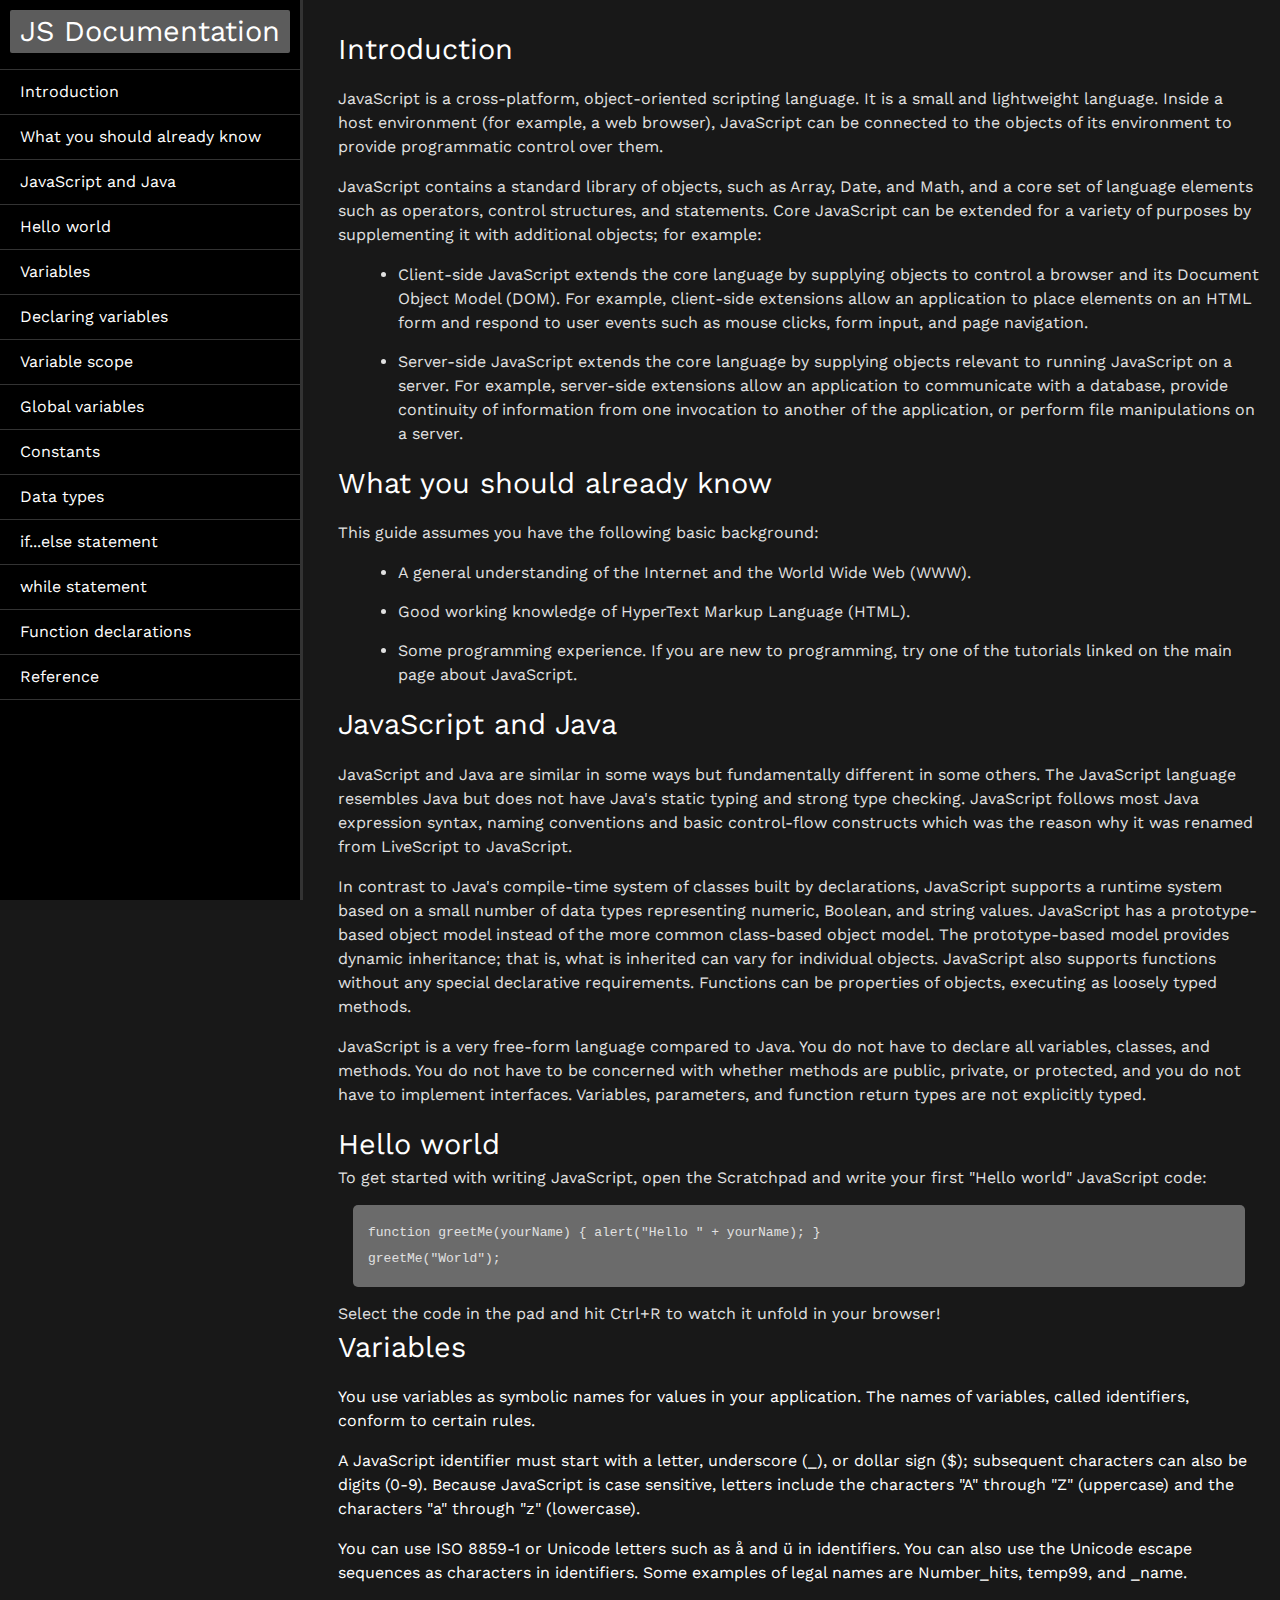
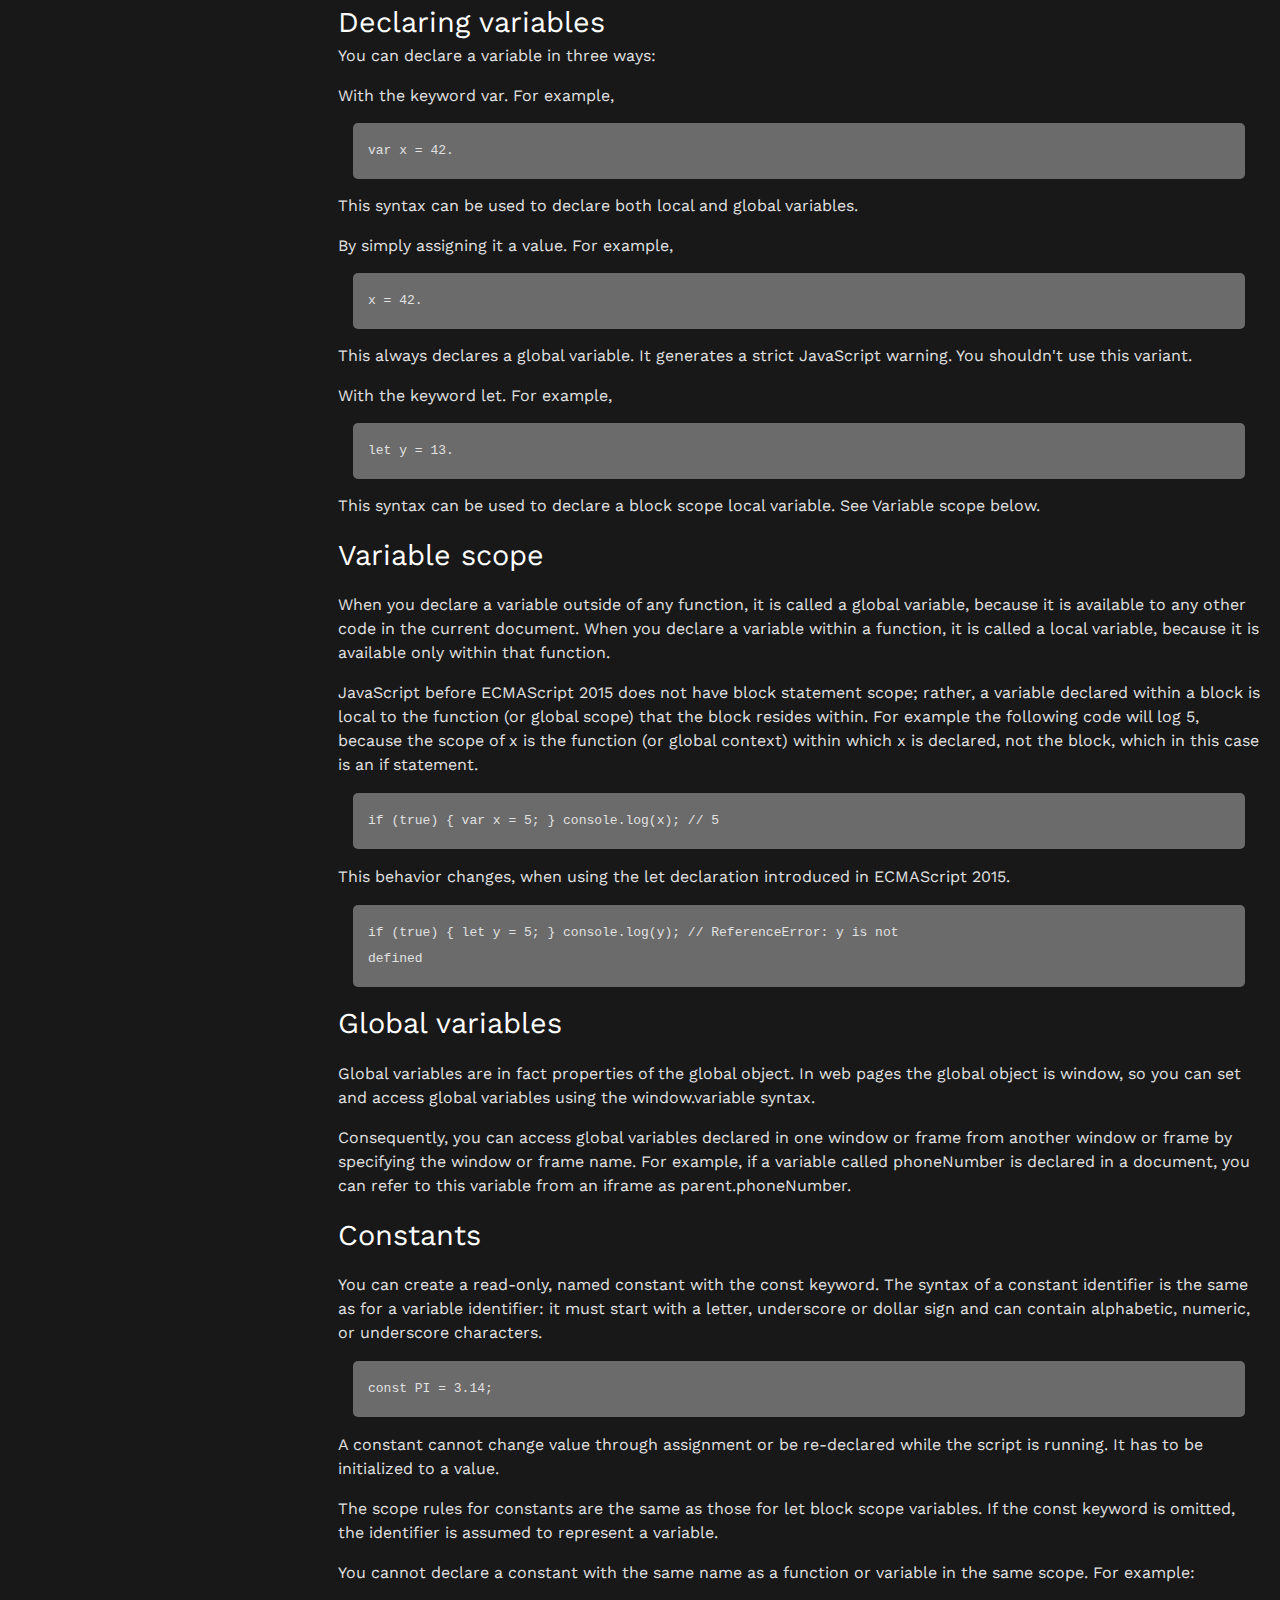
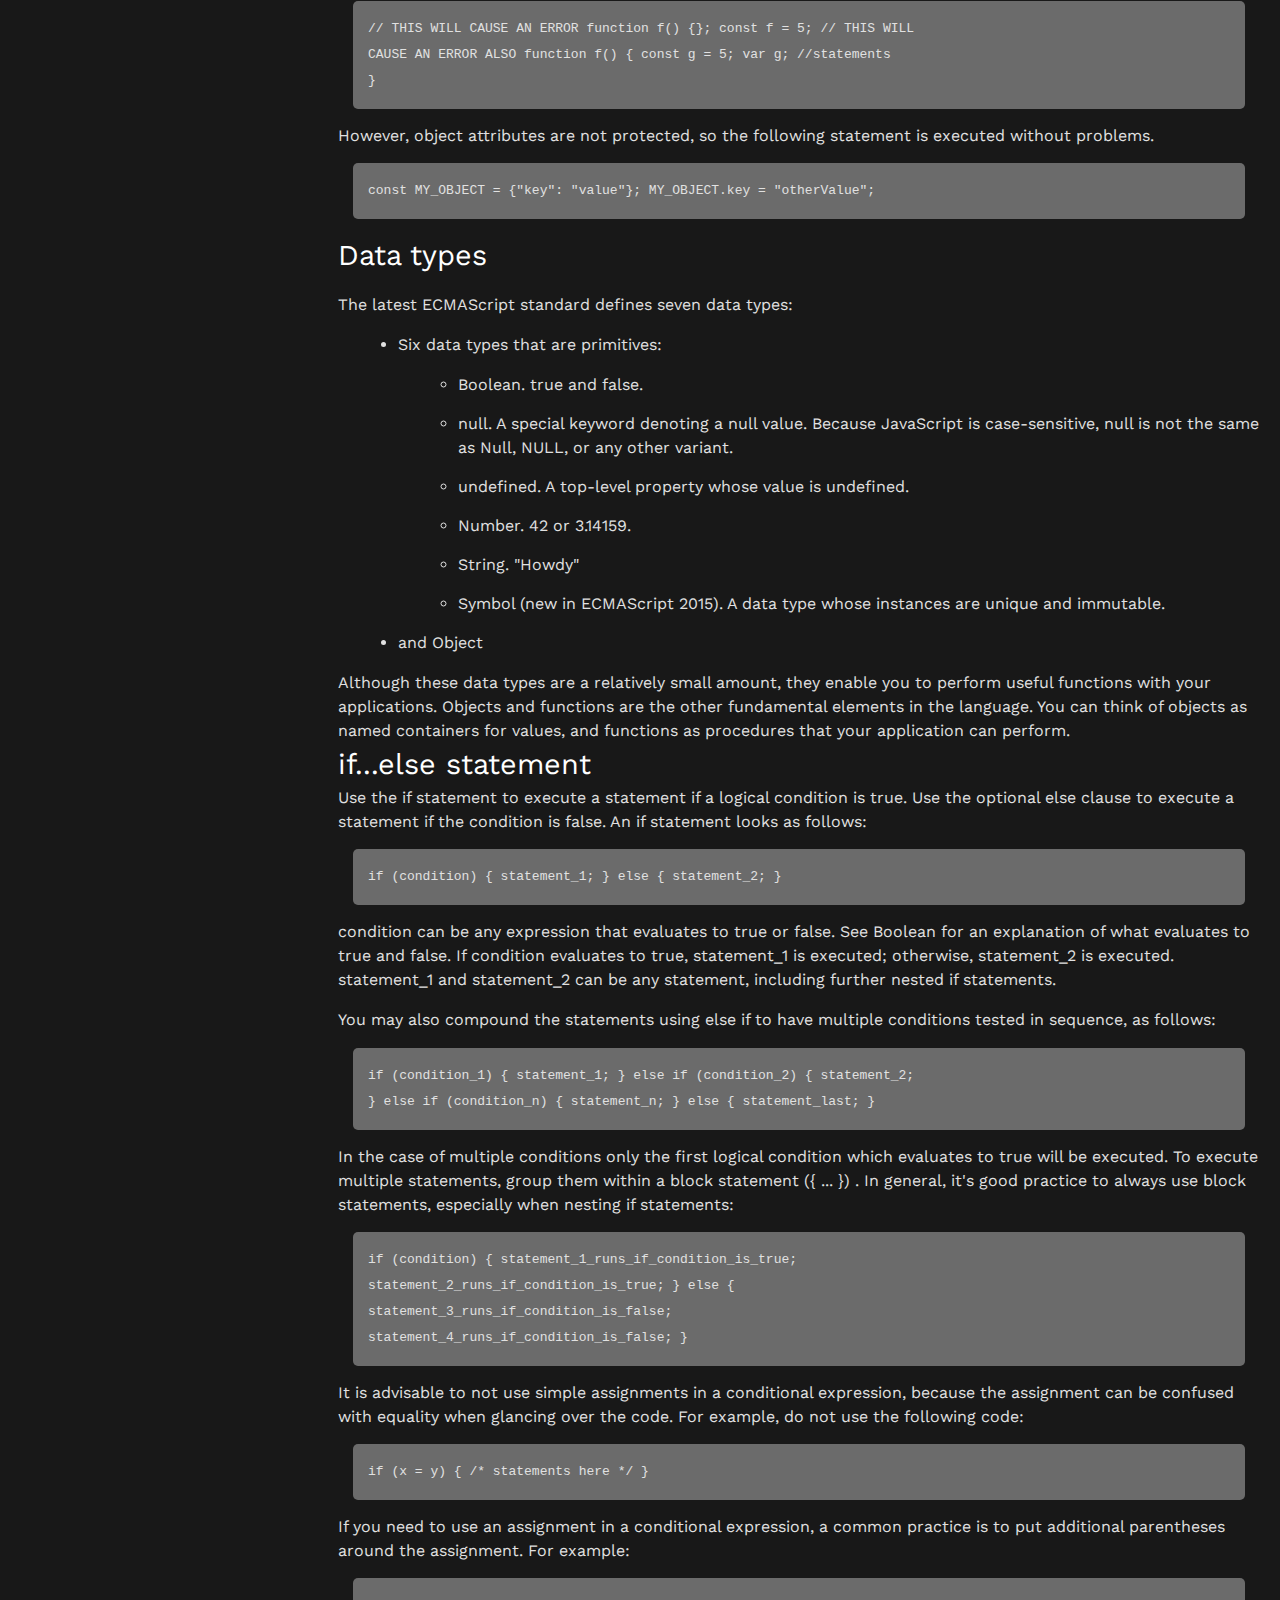
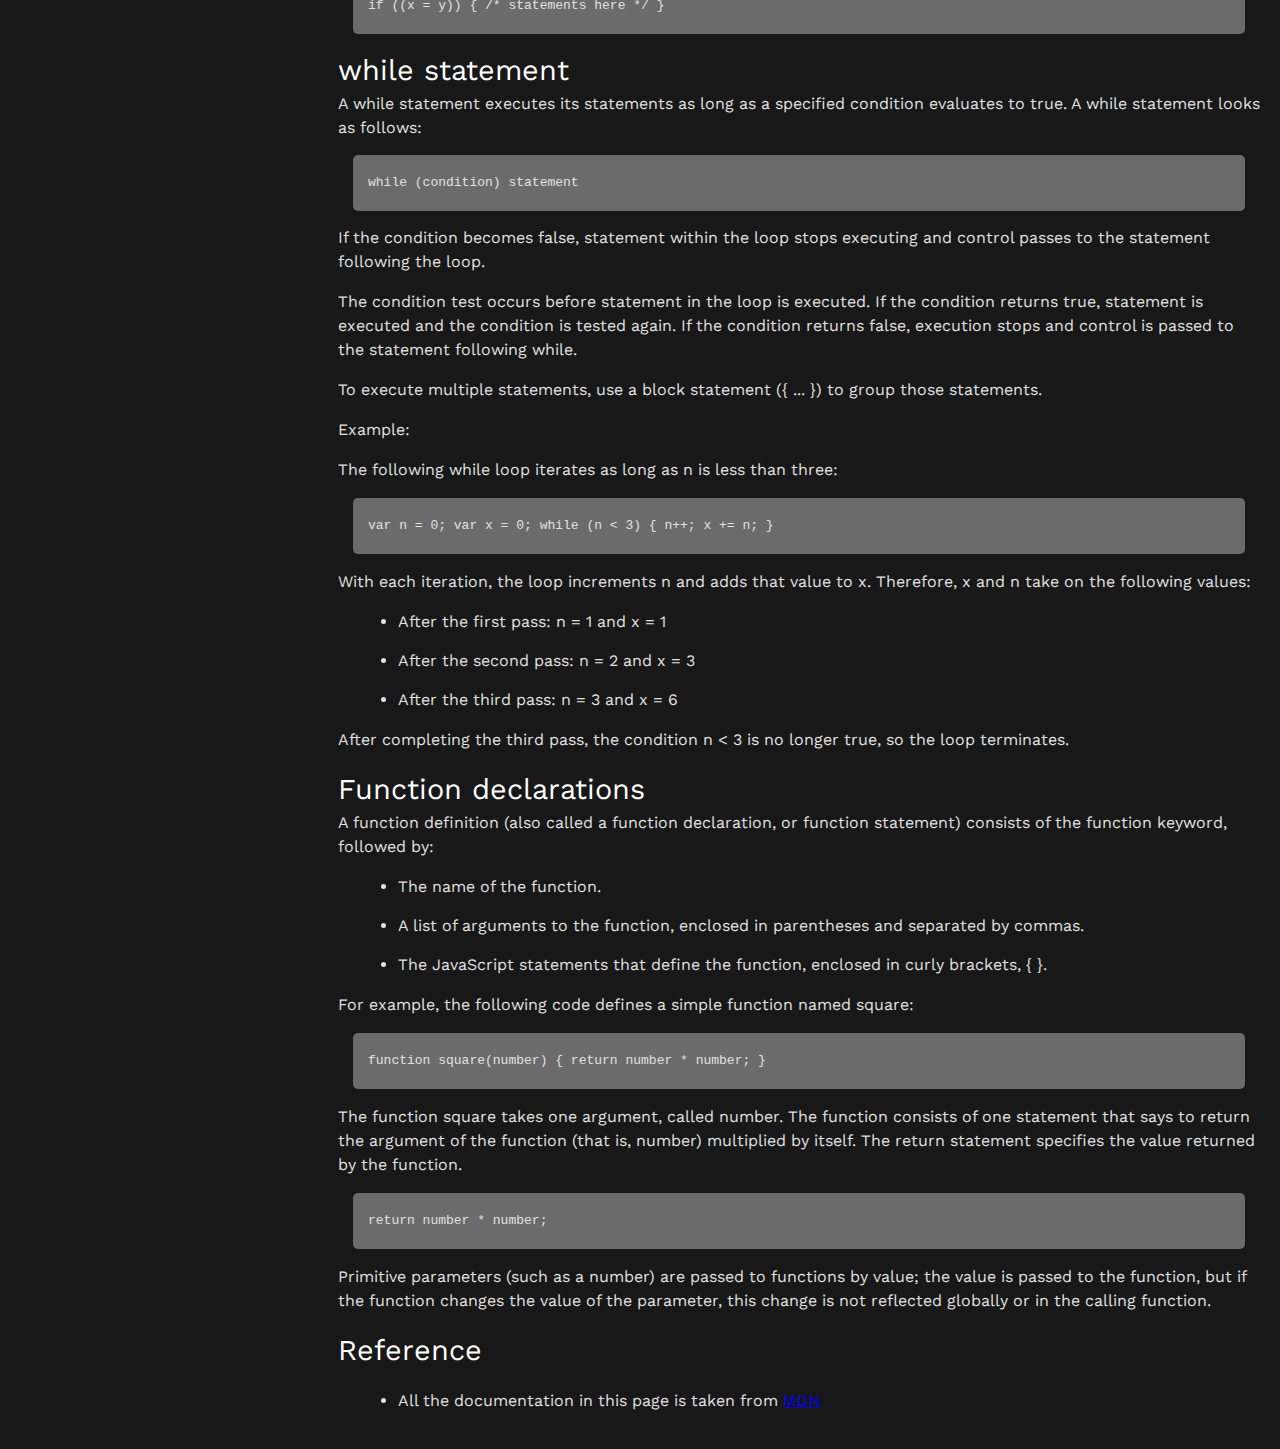
<file: jsDocumentation/index.html>
<!DOCTYPE html>
<html>

    <head>

        <meta charset="UTF-8">
        <meta name="description" content="serveyForm">
        <meta name="keywords" content="HTML, CSS">
        <meta name="author" content="midynoob">
        <meta name="viewport" content="width=device-width, initial-scale=1.0">

        <title>
            JS Document
        </title>

        <link rel="stylesheet" href="mystyle.css">


    </head>


    <body>
        <nav id="navbar">
            <header>JS Documentation</header>
            <ul>
                <li>
                    <a href="#introduction" class="nav-link">Introduction</a>
                </li>
                <li>
                    <a class="nav-link" href="#What_you_should_already_know"
                      >What you should already know</a
                    >
                  </li>
                  <li>
                    <a class="nav-link" href="#JavaScript_and_Java">JavaScript and Java</a>
                  </li>
                  <li><a class="nav-link" href="#Hello_world">Hello world</a></li>
                  <li><a class="nav-link" href="#Variables">Variables</a></li>
                  <li>
                    <a class="nav-link" href="#Declaring_variables">Declaring variables</a>
                  </li>
                  <li><a class="nav-link" href="#Variable_scope">Variable scope</a></li>
                  <li><a class="nav-link" href="#Global_variables">Global variables</a></li>
                  <li><a class="nav-link" href="#Constants">Constants</a></li>
                  <li><a class="nav-link" href="#Data_types">Data types</a></li>
                  <li>
                    <a class="nav-link" href="#if...else_statement">if...else statement</a>
                  </li>
                  <li><a class="nav-link" href="#while_statement">while statement</a></li>
                  <li>
                    <a class="nav-link" href="#Function_declarations"
                      >Function declarations</a
                    >
                  </li>
                  <li class="end-list"><a class="nav-link" href="#Reference">Reference</a></li>
            </ul>
        </nav>
        <main id="main-doc">
            <section class="main-section" id="Introduction">
                <header>Introduction</header>
                <article>
                  <p>
                    JavaScript is a cross-platform, object-oriented scripting language. It
                    is a small and lightweight language. Inside a host environment (for
                    example, a web browser), JavaScript can be connected to the objects of
                    its environment to provide programmatic control over them.
                  </p>
            
                  <p>
                    JavaScript contains a standard library of objects, such as Array, Date,
                    and Math, and a core set of language elements such as operators, control
                    structures, and statements. Core JavaScript can be extended for a
                    variety of purposes by supplementing it with additional objects; for
                    example:
                  </p>
                  <ul>
                    <li>
                      Client-side JavaScript extends the core language by supplying objects
                      to control a browser and its Document Object Model (DOM). For example,
                      client-side extensions allow an application to place elements on an
                      HTML form and respond to user events such as mouse clicks, form input,
                      and page navigation.
                    </li>
                    <li>
                      Server-side JavaScript extends the core language by supplying objects
                      relevant to running JavaScript on a server. For example, server-side
                      extensions allow an application to communicate with a database,
                      provide continuity of information from one invocation to another of
                      the application, or perform file manipulations on a server.
                    </li>
                  </ul>
                </article>
              </section>
              <section class="main-section" id="What_you_should_already_know">
                <header>What you should already know</header>
                <article>
                  <p>This guide assumes you have the following basic background:</p>
            
                  <ul>
                    <li>
                      A general understanding of the Internet and the World Wide Web (WWW).
                    </li>
                    <li>Good working knowledge of HyperText Markup Language (HTML).</li>
                    <li>
                      Some programming experience. If you are new to programming, try one of
                      the tutorials linked on the main page about JavaScript.
                    </li>
                  </ul>
                </article>
              </section>
              <section class="main-section" id="JavaScript_and_Java">
                <header>JavaScript and Java</header>
                <article>
                  <p>
                    JavaScript and Java are similar in some ways but fundamentally different
                    in some others. The JavaScript language resembles Java but does not have
                    Java's static typing and strong type checking. JavaScript follows most
                    Java expression syntax, naming conventions and basic control-flow
                    constructs which was the reason why it was renamed from LiveScript to
                    JavaScript.
                  </p>
            
                  <p>
                    In contrast to Java's compile-time system of classes built by
                    declarations, JavaScript supports a runtime system based on a small
                    number of data types representing numeric, Boolean, and string values.
                    JavaScript has a prototype-based object model instead of the more common
                    class-based object model. The prototype-based model provides dynamic
                    inheritance; that is, what is inherited can vary for individual objects.
                    JavaScript also supports functions without any special declarative
                    requirements. Functions can be properties of objects, executing as
                    loosely typed methods.
                  </p>
                  <p>
                    JavaScript is a very free-form language compared to Java. You do not
                    have to declare all variables, classes, and methods. You do not have to
                    be concerned with whether methods are public, private, or protected, and
                    you do not have to implement interfaces. Variables, parameters, and
                    function return types are not explicitly typed.
                  </p>
                </article>
              </section>
              <section class="main-section" id="Hello_world">
                <header>Hello world</header>
                <article>
                  To get started with writing JavaScript, open the Scratchpad and write your
                  first "Hello world" JavaScript code:
                  <code
                    >function greetMe(yourName) { alert("Hello " + yourName); }
                    greetMe("World");
                  </code>
            
                  Select the code in the pad and hit Ctrl+R to watch it unfold in your
                  browser!
                </article>
              </section>
              <section class="main-section" id="Variables">
                <header>Variables</header>
                <p>
                  You use variables as symbolic names for values in your application. The
                  names of variables, called identifiers, conform to certain rules.
                </p>
                <p>
                  A JavaScript identifier must start with a letter, underscore (_), or
                  dollar sign ($); subsequent characters can also be digits (0-9). Because
                  JavaScript is case sensitive, letters include the characters "A" through
                  "Z" (uppercase) and the characters "a" through "z" (lowercase).
                </p>
                <p>
                  You can use ISO 8859-1 or Unicode letters such as å and ü in identifiers.
                  You can also use the Unicode escape sequences as characters in
                  identifiers. Some examples of legal names are Number_hits, temp99, and
                  _name.
                </p>
              </section>
              <section class="main-section" id="Declaring_variables">
                <header>Declaring variables</header>
                <article>
                  You can declare a variable in three ways:
                  <p>
                    With the keyword var. For example, <code>var x = 42.</code> This syntax
                    can be used to declare both local and global variables.
                  </p>
                  <p>
                    By simply assigning it a value. For example, <code>x = 42.</code> This
                    always declares a global variable. It generates a strict JavaScript
                    warning. You shouldn't use this variant.
                  </p>
                  <p>
                    With the keyword let. For example,<code> let y = 13.</code> This syntax
                    can be used to declare a block scope local variable. See Variable scope
                    below.
                  </p>
                </article>
              </section>
              <section class="main-section" id="Variable_scope">
                <header>Variable scope</header>
                <article>
                  <p>
                    When you declare a variable outside of any function, it is called a
                    global variable, because it is available to any other code in the
                    current document. When you declare a variable within a function, it is
                    called a local variable, because it is available only within that
                    function.
                  </p>
            
                  <p>
                    JavaScript before ECMAScript 2015 does not have block statement scope;
                    rather, a variable declared within a block is local to the function (or
                    global scope) that the block resides within. For example the following
                    code will log 5, because the scope of x is the function (or global
                    context) within which x is declared, not the block, which in this case
                    is an if statement.
                  </p>
                  <code>if (true) { var x = 5; } console.log(x); // 5</code>
                  <p>
                    This behavior changes, when using the let declaration introduced in
                    ECMAScript 2015.
                  </p>
            
                  <code
                    >if (true) { let y = 5; } console.log(y); // ReferenceError: y is not
                    defined</code
                  >
                </article>
              </section>
              <section class="main-section" id="Global_variables">
                <header>Global variables</header>
                <article>
                  <p>
                    Global variables are in fact properties of the global object. In web
                    pages the global object is window, so you can set and access global
                    variables using the window.variable syntax.
                  </p>
            
                  <p>
                    Consequently, you can access global variables declared in one window or
                    frame from another window or frame by specifying the window or frame
                    name. For example, if a variable called phoneNumber is declared in a
                    document, you can refer to this variable from an iframe as
                    parent.phoneNumber.
                  </p>
                </article>
              </section>
              <section class="main-section" id="Constants">
                <header>Constants</header>
                <article>
                  <p>
                    You can create a read-only, named constant with the const keyword. The
                    syntax of a constant identifier is the same as for a variable
                    identifier: it must start with a letter, underscore or dollar sign and
                    can contain alphabetic, numeric, or underscore characters.
                  </p>
            
                  <code>const PI = 3.14;</code>
                  <p>
                    A constant cannot change value through assignment or be re-declared
                    while the script is running. It has to be initialized to a value.
                  </p>
            
                  <p>
                    The scope rules for constants are the same as those for let block scope
                    variables. If the const keyword is omitted, the identifier is assumed to
                    represent a variable.
                  </p>
            
                  <p>
                    You cannot declare a constant with the same name as a function or
                    variable in the same scope. For example:
                  </p>
            
                  <code
                    >// THIS WILL CAUSE AN ERROR function f() {}; const f = 5; // THIS WILL
                    CAUSE AN ERROR ALSO function f() { const g = 5; var g; //statements
                    }</code
                  >
                  However, object attributes are not protected, so the following statement
                  is executed without problems.
                  <code
                    >const MY_OBJECT = {"key": "value"}; MY_OBJECT.key = "otherValue";</code
                  >
                </article>
              </section>
              <section class="main-section" id="Data_types">
                <header>Data types</header>
                <article>
                  <p>The latest ECMAScript standard defines seven data types:</p>
                  <ul>
                    <li>
                      <p>Six data types that are primitives:</p>
                      <ul>
                        <li>Boolean. true and false.</li>
                        <li>
                          null. A special keyword denoting a null value. Because JavaScript
                          is case-sensitive, null is not the same as Null, NULL, or any
                          other variant.
                        </li>
                        <li>undefined. A top-level property whose value is undefined.</li>
                        <li>Number. 42 or 3.14159.</li>
                        <li>String. "Howdy"</li>
                        <li>
                          Symbol (new in ECMAScript 2015). A data type whose instances are
                          unique and immutable.
                        </li>
                      </ul>
                    </li>
            
                    <li>and Object</li>
                  </ul>
                  Although these data types are a relatively small amount, they enable you
                  to perform useful functions with your applications. Objects and functions
                  are the other fundamental elements in the language. You can think of
                  objects as named containers for values, and functions as procedures that
                  your application can perform.
                </article>
              </section>
              <section class="main-section" id="if...else_statement">
                <header>if...else statement</header>
                <article>
                  Use the if statement to execute a statement if a logical condition is
                  true. Use the optional else clause to execute a statement if the condition
                  is false. An if statement looks as follows:
            
                  <code>if (condition) { statement_1; } else { statement_2; }</code>
                  condition can be any expression that evaluates to true or false. See
                  Boolean for an explanation of what evaluates to true and false. If
                  condition evaluates to true, statement_1 is executed; otherwise,
                  statement_2 is executed. statement_1 and statement_2 can be any statement,
                  including further nested if statements.
                  <p>
                    You may also compound the statements using else if to have multiple
                    conditions tested in sequence, as follows:
                  </p>
                  <code
                    >if (condition_1) { statement_1; } else if (condition_2) { statement_2;
                    } else if (condition_n) { statement_n; } else { statement_last; }
                  </code>
                  In the case of multiple conditions only the first logical condition which
                  evaluates to true will be executed. To execute multiple statements, group
                  them within a block statement ({ ... }) . In general, it's good practice
                  to always use block statements, especially when nesting if statements:
            
                  <code
                    >if (condition) { statement_1_runs_if_condition_is_true;
                    statement_2_runs_if_condition_is_true; } else {
                    statement_3_runs_if_condition_is_false;
                    statement_4_runs_if_condition_is_false; }</code
                  >
                  It is advisable to not use simple assignments in a conditional expression,
                  because the assignment can be confused with equality when glancing over
                  the code. For example, do not use the following code:
                  <code>if (x = y) { /* statements here */ }</code> If you need to use an
                  assignment in a conditional expression, a common practice is to put
                  additional parentheses around the assignment. For example:
            
                  <code>if ((x = y)) { /* statements here */ }</code>
                </article>
              </section>
              <section class="main-section" id="while_statement">
                <header>while statement</header>
                <article>
                  A while statement executes its statements as long as a specified condition
                  evaluates to true. A while statement looks as follows:
            
                  <code>while (condition) statement</code> If the condition becomes false,
                  statement within the loop stops executing and control passes to the
                  statement following the loop.
            
                  <p>
                    The condition test occurs before statement in the loop is executed. If
                    the condition returns true, statement is executed and the condition is
                    tested again. If the condition returns false, execution stops and
                    control is passed to the statement following while.
                  </p>
            
                  <p>
                    To execute multiple statements, use a block statement ({ ... }) to group
                    those statements.
                  </p>
            
                  Example:
            
                  <p>The following while loop iterates as long as n is less than three:</p>
            
                  <code>var n = 0; var x = 0; while (n &lt; 3) { n++; x += n; }</code>
                  <p>
                    With each iteration, the loop increments n and adds that value to x.
                    Therefore, x and n take on the following values:
                  </p>
            
                  <ul>
                    <li>After the first pass: n = 1 and x = 1</li>
                    <li>After the second pass: n = 2 and x = 3</li>
                    <li>After the third pass: n = 3 and x = 6</li>
                  </ul>
                  <p>
                    After completing the third pass, the condition n &lt; 3 is no longer
                    true, so the loop terminates.
                  </p>
                </article>
              </section>
              <section class="main-section" id="Function_declarations">
                <header>Function declarations</header>
                <article>
                  A function definition (also called a function declaration, or function
                  statement) consists of the function keyword, followed by:
            
                  <ul>
                    <li>The name of the function.</li>
                    <li>
                      A list of arguments to the function, enclosed in parentheses and
                      separated by commas.
                    </li>
                    <li>
                      The JavaScript statements that define the function, enclosed in curly
                      brackets, { }.
                    </li>
                  </ul>
                  <p>
                    For example, the following code defines a simple function named square:
                  </p>
            
                  <code>function square(number) { return number * number; }</code>
                  <p>
                    The function square takes one argument, called number. The function
                    consists of one statement that says to return the argument of the
                    function (that is, number) multiplied by itself. The return statement
                    specifies the value returned by the function.
                  </p>
                  <code>return number * number;</code>
                  <p>
                    Primitive parameters (such as a number) are passed to functions by
                    value; the value is passed to the function, but if the function changes
                    the value of the parameter, this change is not reflected globally or in
                    the calling function.
                  </p>
                </article>
              </section>
              <section class="main-section" id="Reference">
                <header>Reference</header>
                <article>
                  <ul>
                    <li>
                      All the documentation in this page is taken from
                      <a
                        href="https://developer.mozilla.org/en-US/docs/Web/JavaScript/Guide"
                        target="_blank"
                        >MDN</a
                      >
                    </li>
                  </ul>
                </article>
              </section>
        </main>
    </body>

</html>
</file>
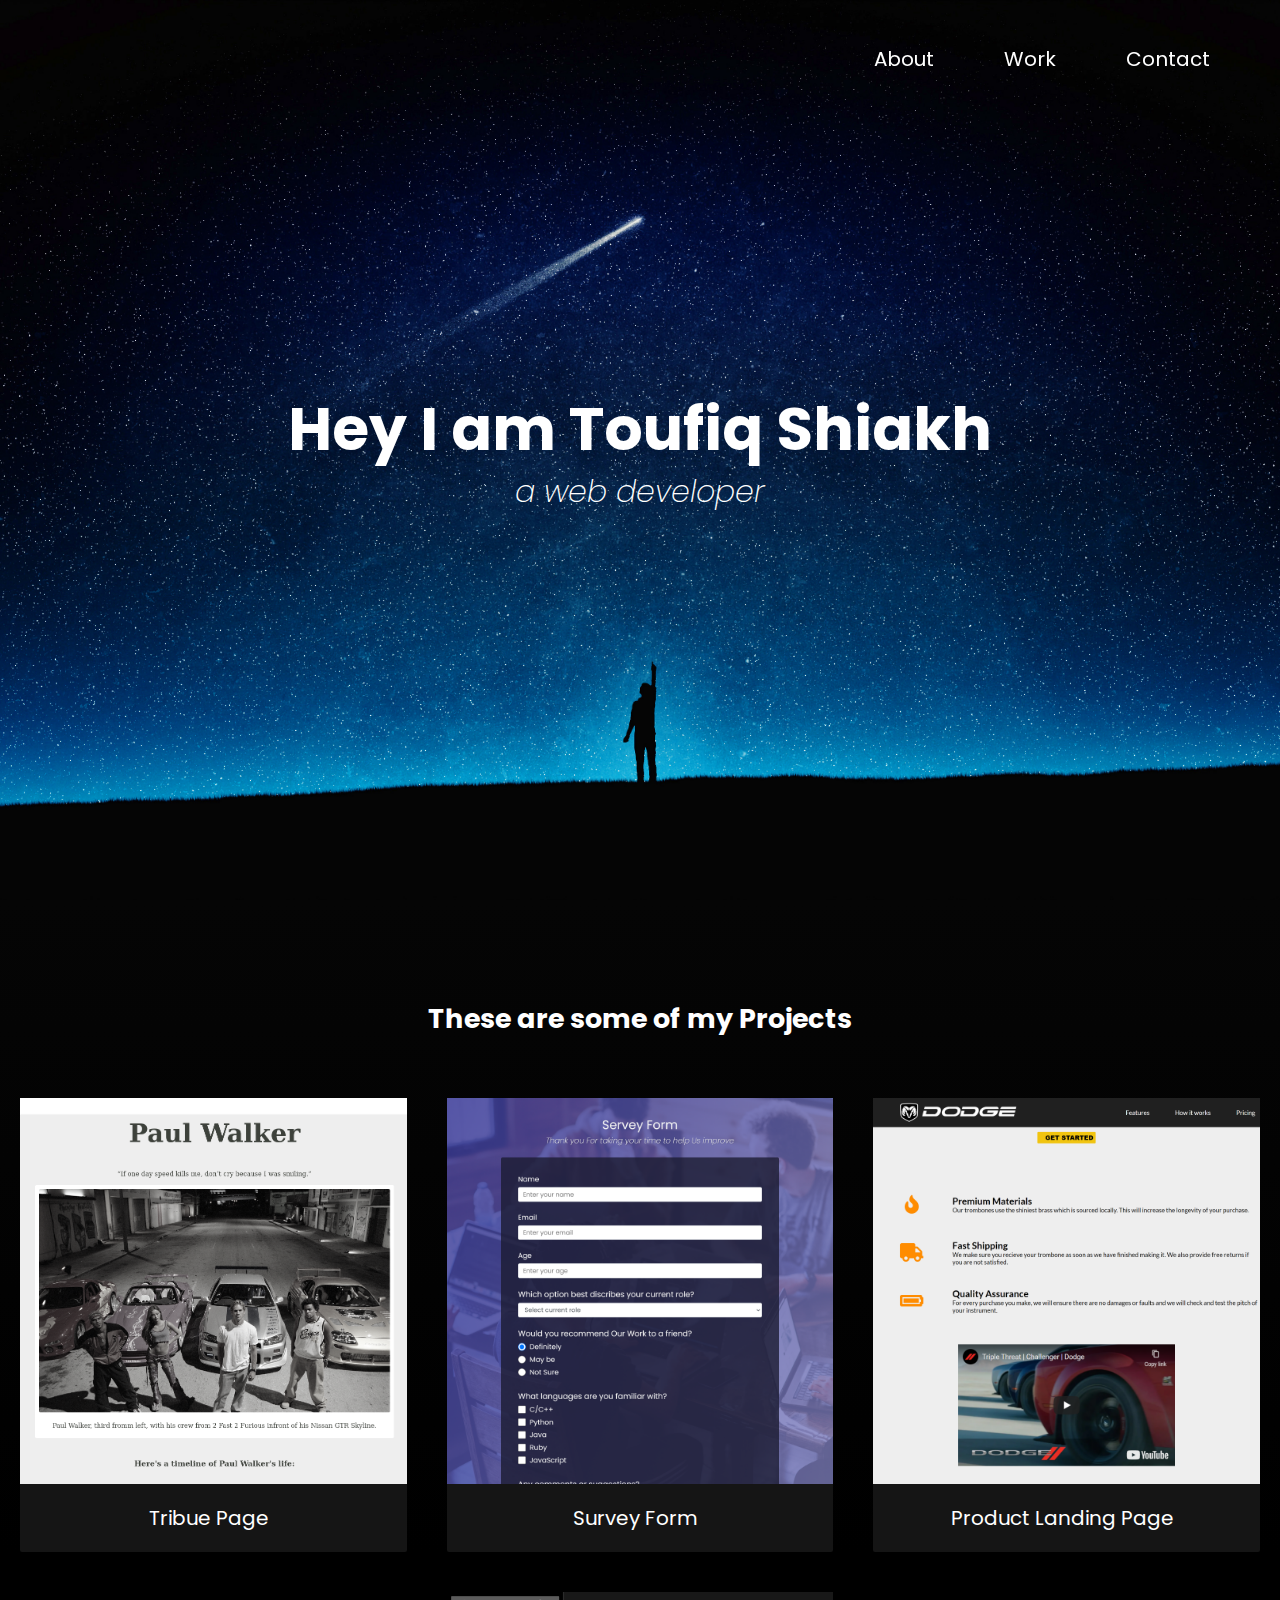
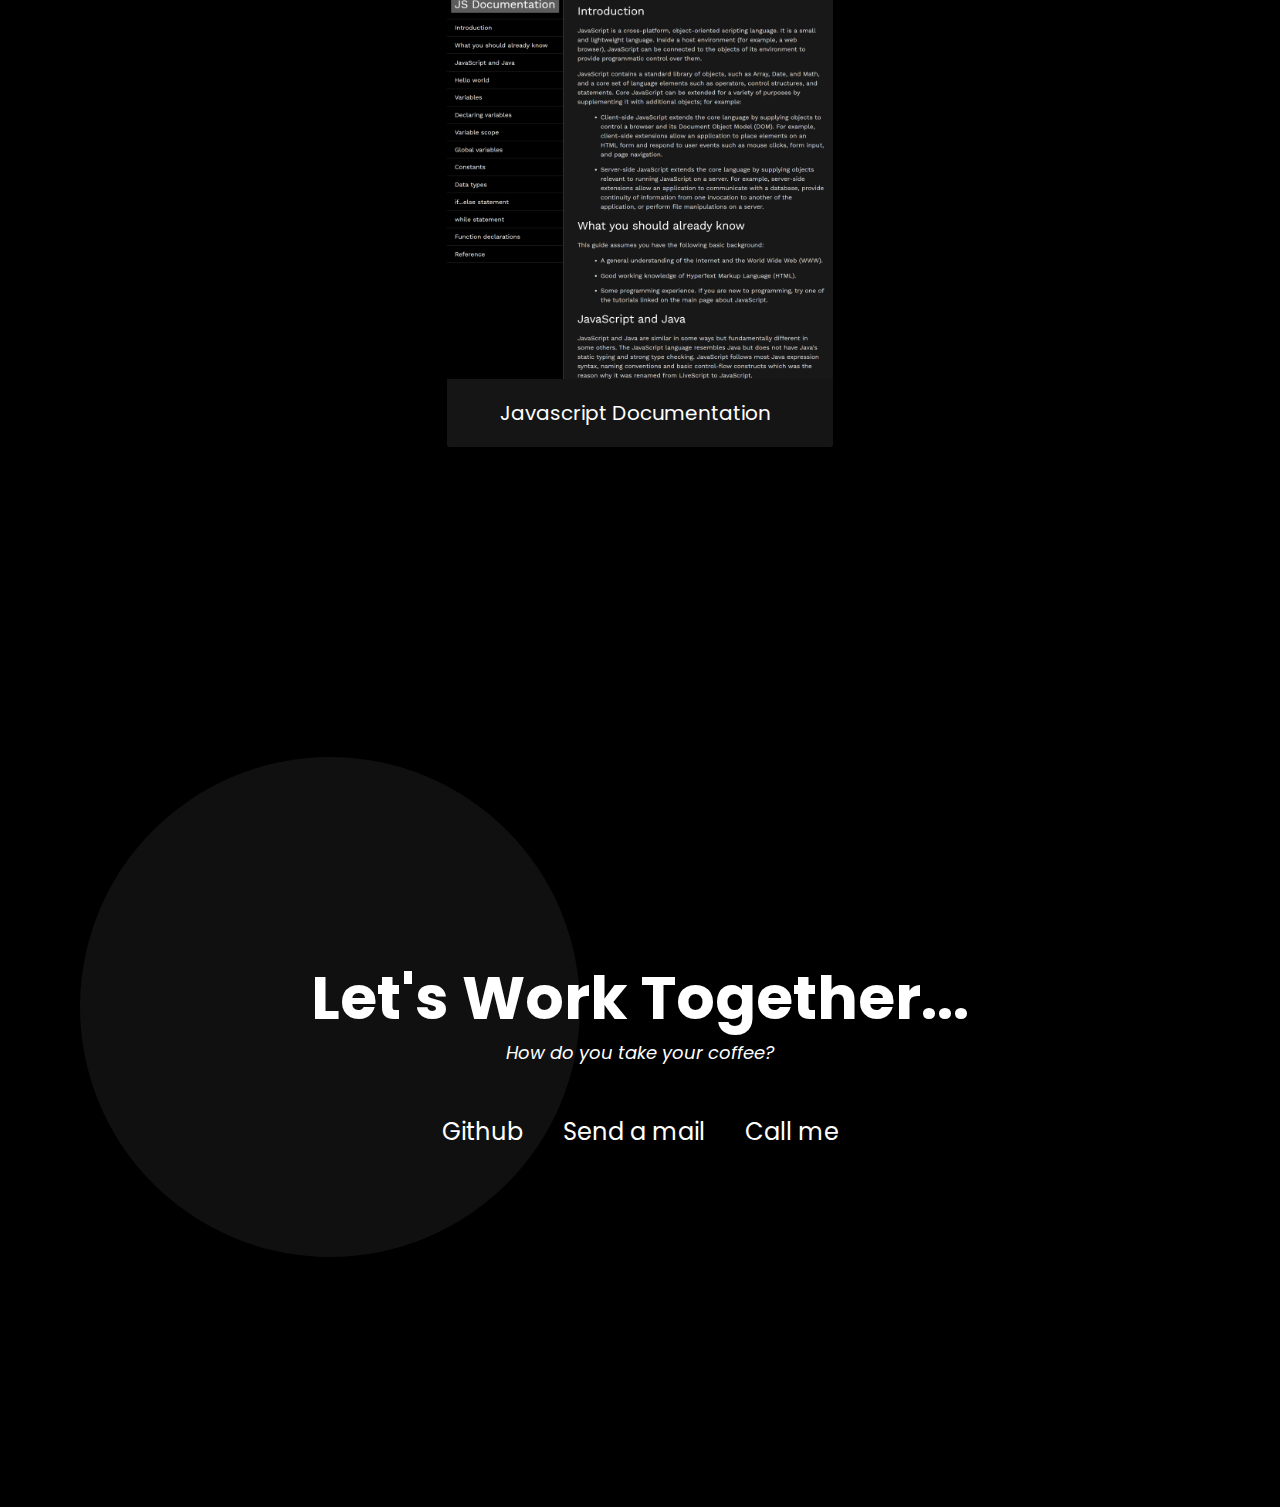
<file: portfolio/index.html>
<html>

    <head>

        <meta charset="UTF-8">
        <meta name="description" content="portfolio">
        <meta name="keywords" content="HTML, CSS, JAVASCRIPT">
        <meta name="author" content="midynoob">
        <meta name="viewport" content="width=device-width, initial-scale=1.0">

        <title>
            Toufiq Shaikh
        </title>

        <link rel="stylesheet" href="mystyle.css">
        <link
            rel="stylesheet"
            href="https://use.fontawesome.com/releases/v5.8.2/css/all.css"
            integrity="sha384-oS3vJWv+0UjzBfQzYUhtDYW+Pj2yciDJxpsK1OYPAYjqT085Qq/1cq5FLXAZQ7Ay"
            crossorigin="anonymous"
        />
        <script src="https://ajax.googleapis.com/ajax/libs/jquery/2.2.4/jquery.min.js"></script>
        <script type="text/javascript">
        $(function () {
                    $(window).scroll(function () {
                        if ($(window).scrollTop() >= window.innerHeight * 0.9) {
                            $('.nav').css('background','#020202');
                        } else {
                            $('.nav').css('background','transparent');
                        }
                    });
            });
        </script>

    </head>

    <body>
        <nav id="navbar" class="nav" >
            <ul class="nav-list">
                <li><a href="#welcome-section">About</a></li>
                <li><a href="#projects">Work</a></li>
                <li><a href="#contact">Contact</a></li>
            </ul>
        </nav>

        <section id="welcome-section" class="welcome-section">
            <h1>Hey I am Toufiq Shiakh</h1>
            <p>a web developer</p>
        </section>
        <section id="projects" class="projects-section">
            <h2 class="projects-section-header">These are some of my Projects</h2>

            <div class="projects-grid">
                <a class="project" href="https://midynoob.github.io/paul_walker/" target="_blank">  
                    <img src="./tribute.png" class="project-img">

                    <p class="project-title">
                        <span class="code">&lt;</span>
                        Tribue Page
                        <span class="code">&#47;&gt;</span>
                    </p>

                </a>

                <a class="project" href="https://midynoob.github.io/surveyForm/" target="_blank">  
                    <img src="./surveyForm.png" class="project-img">

                    <p class="project-title">
                        <span class="code">&lt;</span>
                        Survey Form
                        <span class="code">&#47;&gt;</span>
                    </p>

                </a>
                <a class="project" href="https://midynoob.github.io/productLanding/" target="_blank">  
                    <img src="./productLanding.png" class="project-img">

                    <p class="project-title">
                        <span class="code">&lt;</span>
                        Product Landing Page
                        <span class="code">&#47;&gt;</span>
                    </p>

                </a>
                <a class="project item-4" href="https://midynoob.github.io/jsDocumentation/" target="_blank">  
                    <img src="./jsDocumentation.png" class="project-img">

                    <p class="project-title">
                        <span class="code">&lt;</span>
                        Javascript Documentation
                        <span class="code">&#47;&gt;</span>
                    </p>

                </a>
            </div>

            <div class="circle">
            </div>
        </section>

        
        <section id="contact" class="contact-section" >
            <div class="contact-section-header">
                <h2>Let's Work Together...</h2>
                <p >How do you take your coffee?</p>
                
            </div>
            <div class="contact-links">
                <a id="profile-link"
                    href="https://github.com/midynoob"
                    target="_blank"
                    class="btn contact-details"
                >
                    <i class="fab fa-github"></i>
                    Github
                </a>
                <a id="profile-link"
                    href="mailto:toufiqshaikh993@gmail.com"
                    target="_blank"
                    class="btn contact-details"
                >
                    <i class="fa fa-at"></i>
                    Send a mail
                </a>
                <a id="profile-link"
                    href="tel:+917558354157"
                    target="_blank"
                    class="btn contact-details"
                >
                    <i class="fas fa-mobile-alt"></i>
                    Call me
                </a>
            </div>
        </section>

    </body>

</html>
</file>
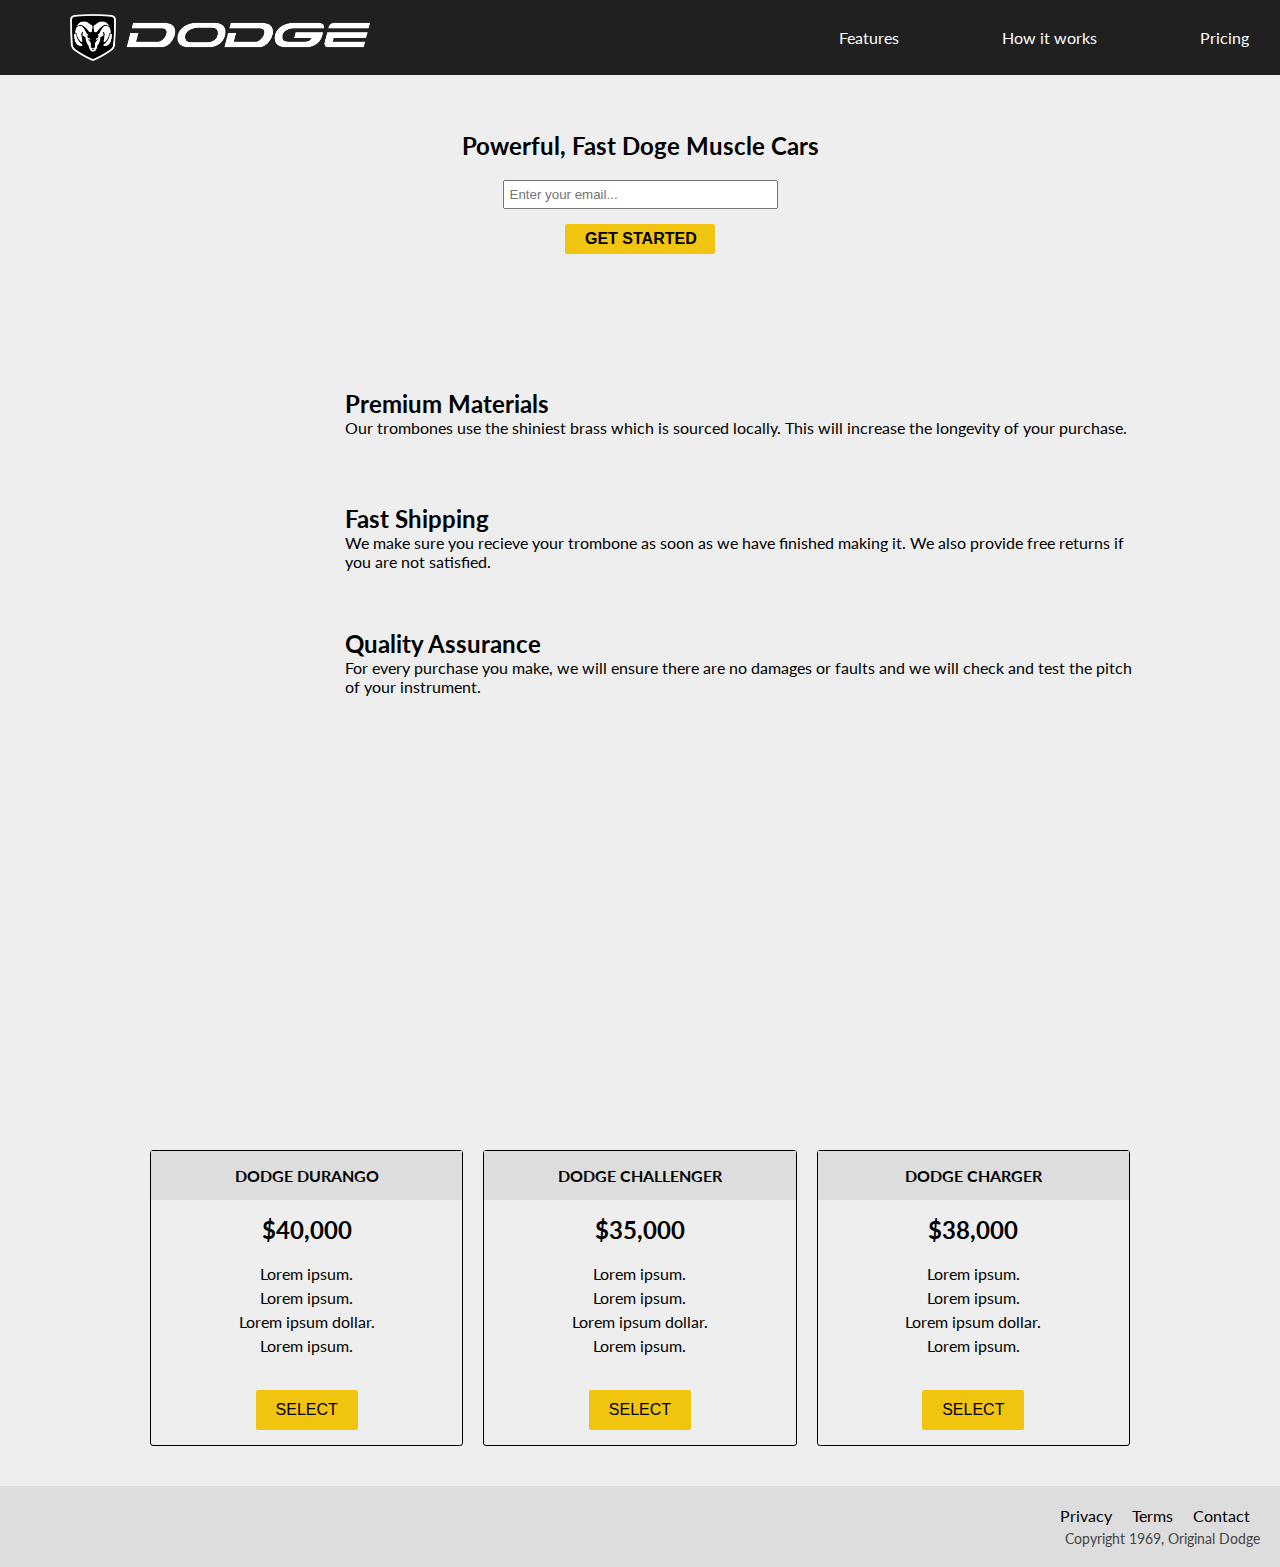
<file: productLanding/index.html>
<!DOCTYPE html>
<html>
    <head>

        <meta charset="UTF-8">
        <meta name="description" content="serveyForm">
        <meta name="keywords" content="HTML, CSS">
        <meta name="author" content="midynoob">
        <meta name="viewport" content="width=device-width, initial-scale=1.0">


        <title>Product Landing Page</title>
        <link rel="stylesheet" href="mystyle.css" >
        <link
            rel="stylesheet"
            href="https://use.fontawesome.com/releases/v5.8.1/css/all.css"
            integrity="sha384-50oBUHEmvpQ+1lW4y57PTFmhCaXp0ML5d60M1M7uH2+nqUivzIebhndOJK28anvf"
            crossorigin="anonymous"
        >
    </head>

    <body>

        <div id="page-wrapper">
            <header id="header">
                <div class="logo">
                    <img id="header-img" class="invert" src="./logo.png" alt="Doge Logo">
                </div>

                <nav id="nav-bar">
                    <ul>
                        <li><a class="nav-link" href="#features">Features</a></li>
                        <li><a class="nav-link" href="#how-it-works">How it works</a></li>
                        <li><a class="nav-link" href="#pricing">Pricing</a></li>
                    </ul>
                </nav>

            </header>

            <section id="hero">
                <h2>Powerful, Fast Doge Muscle Cars</h2>
                <form action="https://www.freecodecamp.com/email-submit">
                    <input
                        name="email"
                        type="email"
                        id="email"
                        placeholder="Enter your email..."
                        required
                    >
                    <input 
                        type="submit"
                        id="submit"
                        value="Get Started"
                        class="btn"
                    >
                </form>
            </section>


            <div class="container">
                <section id="features">
                    <div class="grid">
                        <div class="icon">
                            <i class="fa fa-3x fa-fire"></i>
                        </div>
                        <div class="desc">
                            <h2>Premium Materials</h2>
                            <p>
                                Our trombones use the shiniest brass which is sourced locally. This
            will increase the longevity of your purchase.
                            </p>
                        </div>
                    </div>

                    <div class="grid">
                        <div class="icon"><i class="fa fa-3x fa-truck"></i></div>
                        <div class="desc">
                          <h2>Fast Shipping</h2>
                          <p>
                            We make sure you recieve your trombone as soon as we have finished
                            making it. We also provide free returns if you are not satisfied.
                          </p>
                        </div>
                      </div>

                      
                      <div class="grid">
                        <div class="icon">
                          <i class="fa fa-3x fa-battery-full" aria-hidden="true"></i>
                        </div>
                        <div class="desc">
                          <h2>Quality Assurance</h2>
                          <p>
                            For every purchase you make, we will ensure there are no damages or
                            faults and we will check and test the pitch of your instrument.
                          </p>
                        </div>
                      </div>

                </section>

                <section id="how-it-works">
                    <iframe
                        id="video"
                        height="315"
                        src="https://www.youtube-nocookie.com/embed/o9utmZvcdd4?rel=0&amp;controls=0&amp;showinfo=0"
                        frameborder="0"
                        allowfullscreen

                    ></iframe>

                </section>

                <section id="pricing">
                    <div class="product" id="durango">
                        <div class="level">Dodge Durango</div>
                        <h2>$40,000</h2>
                        <ol>
                            <li>Lorem ipsum.</li>
                            <li>Lorem ipsum.</li>
                            <li>Lorem ipsum dollar.</li>
                            <li>Lorem ipsum.</li>
                        </ol>
                        <button class="btn">Select</button>
                    </div>

                    <div class="product" id="challenger">
                        <div class="level">Dodge Challenger</div>
                        <h2>$35,000</h2>
                        <ol>
                            <li>Lorem ipsum.</li>
                            <li>Lorem ipsum.</li>
                            <li>Lorem ipsum dollar.</li>
                            <li>Lorem ipsum.</li>
                        </ol>
                        <button class="btn">Select</button>
                    </div>

                    <div class="product" id="charger">
                        <div class="level">Dodge Charger</div>
                        <h2>$38,000</h2>
                        <ol>
                            <li>Lorem ipsum.</li>
                            <li>Lorem ipsum.</li>
                            <li>Lorem ipsum dollar.</li>
                            <li>Lorem ipsum.</li>
                        </ol>
                        <button class="btn">Select</button>
                    </div>

                </section>



                
            </div>
            <footer>
                <ul>
                    <li><a href="#"></a>Privacy</li>
                    <li><a href="#"></a>Terms</li>
                    <li><a href="#"></a>Contact</li>
                </ul>
                <span>Copyright 1969, Original Dodge</span>
            </footer>

        </div>
        
        


    </body>
</html>
</file>
<file: jsDocumentation/mystyle.css>
@import url('https://fonts.googleapis.com/css2?family=Work+Sans&display=swap');


html, body {
    background-color: #181818;
    color: #fff;
    font-family: 'Work Sans', Arial, Helvetica, sans-serif;
    min-width: 290px;
    line-height: 1.5;
}

#navbar {
    position: fixed;
    top: 0;
    left: 0;
    min-width: 290px;
    width: 300px;
    height: 100%;
    border-right: solid;
    border-color: rgb(51, 51, 51);
    background-color: black;
}

header {
    margin: 10px;
    font-weight: thin;
    font-size: 1.8em;
    text-align: center;
    color: white;
    border-radius: 2px;

}
#navbar header {
    background-color: #5c5c5c;
}

#main-doc {
    position: absolute;
    margin-left: 310px;
    padding: 20px;
    margin-bottom: 100px;
}
#main-doc header {
    text-align: left;
    margin: 0;
}

#navbar ul {
    height: 88%;
    padding: 0;
    overflow-y: auto;
    overflow-x: hidden;
}

#navbar li {
    color:rgb(51, 51, 51);
    border-top: 1px solid;
    list-style: none;
    border-color: rgb(51, 51, 51);
    position: relative;
    width: 100%;
}

#navbar li:hover{
    background-color: rgb(51, 51, 51);
    transition: background-color 0.5s;
}

.end-list {
    border-bottom: 1px solid;
    border-color: rgb(51, 51, 51);
}

#navbar a {
    display: block;
    padding: 10px 20px;
    text-decoration: none;
    color: rgb(255, 255, 255);
    cursor: pointer;

}

section article {
    color: rgb(225, 225, 225);
    font-size: 0.96;
}

section li {
    margin:15px 0 0 20px;
}

code {
    display: block;
    text-align: left;
    white-space: pre-line;
    position: relative;
    word-break: normal;
    word-wrap: normal;
    line-height: 2;
    background-color: rgb(107, 107, 107);
    padding: 15px;
    margin: 15px;
    border-radius: 5px;
}

@media only screen and (max-width: 815px) {
    #navbar ul {
        border: 1px solid;
        border-color: rgb(51, 51, 51);
        height: 207px;
    }



    #navbar {
        position: absolute;
        top:0;
        padding: 0;
        margin: 0;
        width: 100%;
        max-height: 275px;
        border: none;
        z-index: 1;
        border-bottom: 2px solid;
    }

    #main-doc {
        position: relative;
        margin-left: 0px;
        margin-top: 270px;
    }
    
}

@media only screen and (max-width: 400px) {
    #main-doc {
        margin-left: -10px;

    }

    code {
        margin-left: -20px;
        width: 100%;
        padding: 15px 45px 15px 10px;
        min-width: 233px;
    }
    
}
</file>
<file: portfolio/mystyle.css>
@import url('https://fonts.googleapis.com/css2?family=Poppins&display=swap');

*{
    margin: 0;
    padding: 0;;
}

*,
*::before,
*::after {
  box-sizing: inherit;
}

html {
    box-sizing: border-box;
    scroll-behavior: smooth;
    font-size:  62.5%;
    min-width: 350px;
}

@media (max-width: 75em) {
    html {
        font-size:  60%;
    }
    
}


@media (max-width: 61.25em) {
    html {
        font-size: 60%;
    }
    
}

@media (max-width: 28.75em) {
    html {font-size: 58%;}
}

body {
    background-color: black;
    color: white;
    font-family: 'Poppins';
    line-height: 1.4;
    font-size: 1.8rem;
    -webkit-font-smoothing: antialiased;
    -moz-osx-font-smoothing: grayscale;
}


h1,h2 {
    font-weight: 700;
    text-align: center;
}

h1 {
    font-size: 6rem;
}

ul {
    list-style: none;
}

a {
    text-decoration: none;
    color: white;
}

img {
    display: block;
    width: 100%;
}

.nav {
    display: flex;
    justify-content: flex-end;
    position: fixed;
    top: 0;
    left: 0;
    width: 100%;
    background-color: white transparent;
    border: none;
    color: white;
    z-index: 100;
    transition: background-color 0.5s ease 0s;
}


.nav-list {
    display: flex;
    margin-top: 25px;
    margin-bottom: 20px;
    margin-right: 20px;

}





.nav-list a {
    display: block;
    font-size: 20px;
    margin: 10px;
    margin-right: 40px;
    padding: 10px;
    border-radius: 4px;
}

.nav-list a:hover {
    background-color: white;
    color: black;
    transition: color 0.5s, background-color 0.5s;
}


@media (max-width: 28.75em) {
    .nav{
        justify-content: center;
        
    }

    .nav-list{
        margin: 0 1rem;
    }

    .nav-list a {
        margin: 10px;
    }
    
}


/*
.welcome-section::before {
    content: '';
    position: fixed;
    top: 0;
    left: 0;
    height: 100%;
    width: 100%;
    z-index: -1;
    background: black;
    background-image: url('./background.jpg');
    background-size: cover;
    background-repeat: no-repeat;
    background-position: center;
}
*/


.welcome-section {
    display: flex;
    flex-direction: column;
    justify-content: center;
    align-items: center;
    width: 100%;
    height: 100vh;
    background-image: url('./background.jpg');
    background-size: cover;
    background-repeat: no-repeat;
    background-position: center;
}

.welcome-section p {
    font-size: 3rem;
    font-weight: 200;
    font-style: italic;

}



.projects-section {
    text-align: center;
    padding: 10rem 2rem;
    background:  linear-gradient(180deg, #050505, black, black);
}

.projects-section-header {
    max-width: 640px;
    margin: 0 auto 6rem auto;
}

@media (max-width: 28.75em) {
    .projects-section-header {
        font-size: 4rem;
    }
    
}


.projects-grid {
    display: grid;
    grid-template-columns: repeat(auto-fit, minmax(320px,1fr));
    grid-gap: 4rem;
    width: 100%;
    max-width: 1280px;
    margin: 0 auto;
    margin-bottom: 6rem;
    position: relative;
    z-index: 2;
}

@media (max-width: 30.625em) {
    .projects-section {
        padding: 6rem 1rem;
    }

    .projects-grid {
        grid-template-columns: 1fr;
    }
}


.project {
    background-color: #151515;
    border-radius: 2px;
}

.code {
    color: #151515;
    transition: color 0.3s ease-in-out;
    font-weight: 900;
}

.project:hover .code {
    color: #85ceff;
}

.project-image {
    height: calc(100% - 6.8rem);
    width: 100%;
    object-fit: cover;
}

.project-title {
    font-size: 2rem;
    padding: 2rem 0.5rem;
}


    .item-4 {
        grid-column: 2 / 3;
    }


@media (max-width: 45rem) {
    .item-4 {
        grid-column: auto;
    }
    
}



.contact-section {
    display: flex;
    flex-direction: column;
    justify-content: center;
    align-items: center;
    text-align: center;
    width: 100%;
    height: 100vh;
    padding: 0 2rem;
    position: relative;
    z-index: 2;

}

.contact-section-header > h2 {
    font-size: 6rem;

}

@media (max-width: 28.75) {
    .contact-section-header > h2 {
        font-size: 4rem;
    }
    
}

.contact-section-header p {
    font-style: italic;
}


.contact-links {
    display: flex;
    justify-content: center;
    width: 100%;
    max-width: 980px;
    margin-top: 4rem;
    flex-wrap: wrap;
}

.contact-details {
    font-size: 2.4rem;
    transition: transform 0.3s ease-out;
}

.contact-details:hover {
    transform: translateY(8px);
}

.btn {
    display: inline-block;
    padding: 1rem 2rem;
}

.circle {
    height: 500px;
    width: 500px;
    background-color: #101010;
    border-radius: 50%;
    position: absolute;
    left: 0;
    margin-left: 80px;
    margin-top: 250px;
}

@media (max-width: 45rem) {
    .circle {

        left: 0;
        margin-left: -100px;
        margin-top: 300;

    }
}
@media (max-width: 35rem) {
    .circle {
        height: 400px;
        width: 400px;
        left: 0;
        margin-left: -150px;
        margin-top: 300;

    }
}
</file>
<file: productLanding/mystyle.css>
@import 'https://fonts.googleapis.com/css?family=Lato:400,700';

* {
    margin: 0;
    padding: 0;
    box-sizing: border-box;
}

body {
    background-color: #eee;
    font-family: 'Lato', sans-serif;
}

li {
    list-style: none;
}

a {
    color: #fff;
    text-decoration: none;
}
.grid {
    display: flex;
}

#page-wrapper {
    position: relative;
}

header {
    position: fixed;
    top: 0;
    min-height: 75px;
    padding: 0px 20px;
    display: flex;
    justify-content: space-around;
    align-items: center;
    background-color: #202020;

}

@media (max-width:600px){
    header{
        flex-wrap: wrap;
    }
    
}

.logo {
    width: 60vw;
}

.logo > img {
    width: 100%;
    height: 100%;
    max-width: 300px;
    display: flex;
    justify-content: center;
    align-items: center;
    text-align: center;
    margin-left: 50px;
}


.invert {
    filter: invert(100%);
}


nav {
    font-weight: 400;
    margin-right: 20px;
}



nav > ul {
    width: 40vw;
    display: flex;
    flex-direction: row;
    justify-content: space-around;
}

@media (max-width: 650px) {
    .logo > img {
        margin: 10px auto;
    }

    nav {
        margin-top: 0px;
        margin-right: 0px;
        width: 100%;
        display: flex;
        flex-direction: column;
        align-items: center;
        text-align: center;
        padding: 0 50px;
    }

    nav li {
        padding-bottom: 10px;
    }

    nav > ul {
        flex-direction: column;
    }
}

#hero {
    display: flex;
    flex-direction: column;
    align-items: center;
    justify-content: center;
    text-align: center;
    height: 200px;
    margin-top: 100px;  
}

#hero > h2 {
    margin-bottom: 20px;
    word-wrap: break-word;
}

#hero input[type='email'] {
    max-width: 275px;
    width: 100%;
    padding: 5px;
}

#hero input[type='submit'] {
    max-width: 150px;
    width: 100%;
    height: 30px;
    margin: 15px 0;
    border: 0;
    background-color: #f1c40f;
    border-radius: 2px;
}

#hero input[type='submit']:hover {
    background-color: orange;
    transition: background-color 1s;
}

@media (max-width: 650px) {
    #hero {
        margin-top: 150px;
    }
}

.btn {
    padding: 0 20px;
    height: 40px;
    text-transform: uppercase;
    font-size: 1rem;
    font-weight: 900;
    border: 3px black solid;
    border-radius: 2px;
    background: transparent;
    cursor: pointer;
    

}

.container {
    max-width: 1000px;
    width: 100%;
    margin: 0 auto;
}

#features {
    margin-top: 0   ;
    padding-top: 50px;
}

#features .icon {
    display: flex;
    justify-content: center;
    align-items: center;
    height: 125px;
    width: 20vw;
    color: darkorange;
}

@media (max-width: 550px) {
    #features {
        height: auto;
    }
    #features .icon {
        display: none;
    }
}

.desc {
    display: flex;
    flex-direction: column;
    justify-content: center;
    height: 125px;
    width: 80vw;
    padding: 5px;
}

@media (max-width: 550px) {
    #features .desc {
        width: 100%;
        text-align: center;
        padding: 0 ;
        height: 150px;
    }
}

@media (max-width: 650px) {
    #features {
      margin-top: 0;
    }
}


#how-it-works {
    margin-top: 50px;
    display: flex;
    justify-content: center;
}

#how-it-works > iframe {
    max-width: 560px;
    width: 100%;
}




#pricing {
    margin-top: 50px;
    display: flex;
    flex-direction: row;
    justify-content: center;
}

.product {
    display: flex;
    flex-direction: column;
    align-items: center;
    text-align: center;
    width: calc(100%/3);
    margin: 10px;
    border: 1px solid #000;
    border-radius: 3px;
}

.product > .level {
    background-color: #ddd;
    color: black;
    padding: 15px 0;
    width: 100%;
    text-transform: uppercase;
    font-weight: 700;
}

.product > h2 {
    margin-top: 15px;
}

.product > ol {
    margin: 15px 0;
}

.product > ol > li {
    margin: 5px 0;
}

.product > button {
    border: 0;
    margin: 15px 0;
    background-color: #f1c40f;
    font-weight: 400;
}

.product > button:hover  {
    background-color: orange;
    transition: background-color 1s;
}

@media  (max-width: 800px) {
    #pricing {
        flex-direction: column;
    }

    .product {
        max-width: 300px;
        width: 100%;
        margin: 0 auto;
        margin-bottom: 10px;
    }
}












footer {
    margin-top: 30px;
    background-color: #ddd;
    padding: 20px;
}

footer > ul {
    display: flex;
    justify-content: flex-end;
}

footer > ul > li {
    padding: 0 10px;
}

footer > span {
    margin-top: 5px;
    display: flex;
    justify-content: flex-end;
    font-size: 0.9rem;
    color: #444;
}
</file>
